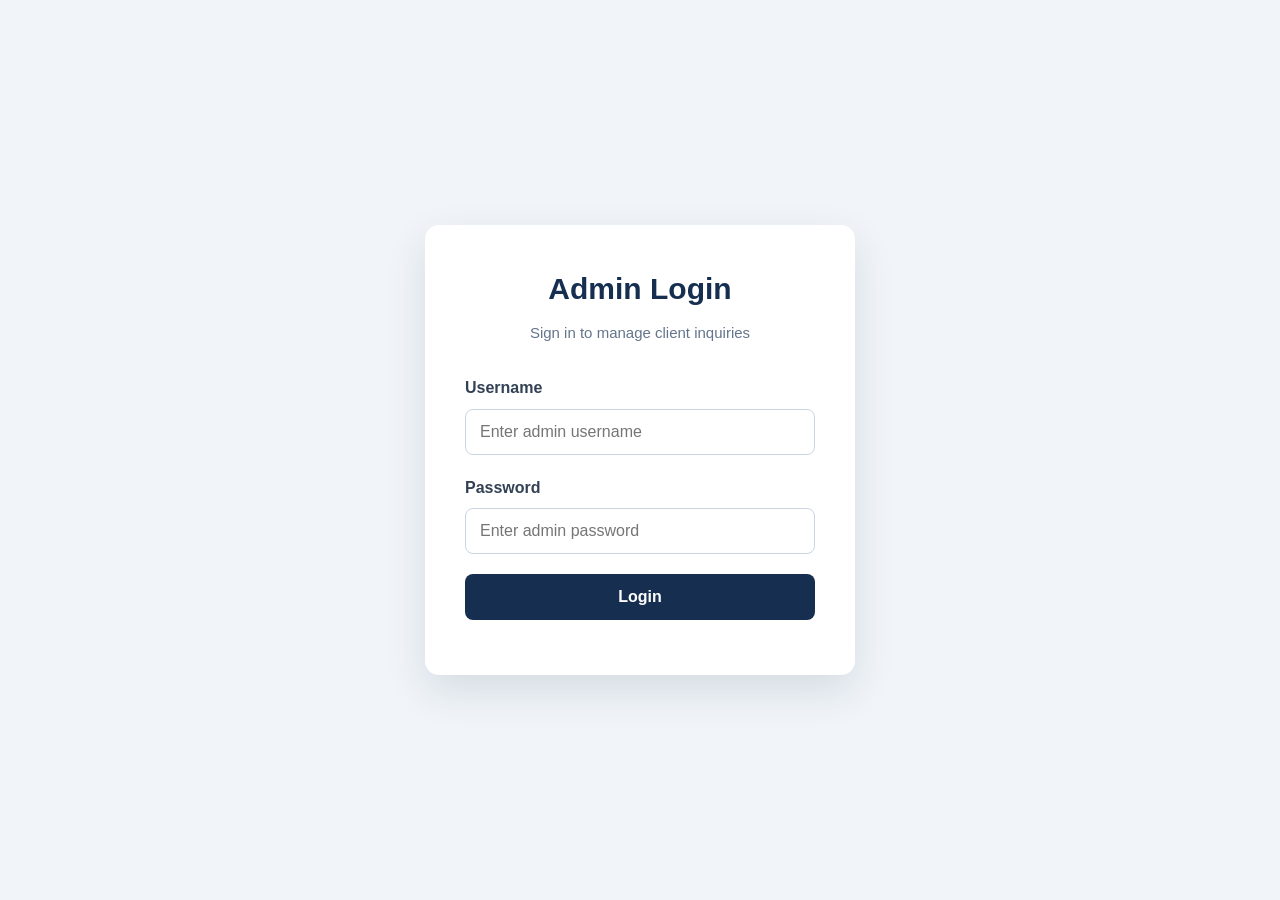
<file: admin-dashboard.html>
<!DOCTYPE html>
<html lang="en">
<head>
    <meta charset="UTF-8">

    <meta
        name="viewport"
        content="width=device-width, initial-scale=1.0"
    >

    <title>Admin Dashboard | Personal Website</title>

    <link
        rel="stylesheet"
        href="admin.css"
    >
</head>

<body>

    <!-- =====================================================
         ADMIN HEADER
    ====================================================== -->

    <header class="admin-header">

        <div class="admin-header-content">

            <div>
                <h1>Admin Dashboard</h1>
                <p>Personal Website Administration</p>
            </div>

            <button
                id="logoutButton"
                type="button"
            >
                Logout
            </button>

        </div>

    </header>


    <!-- =====================================================
         DASHBOARD
    ====================================================== -->

    <main class="admin-dashboard">

        <!-- Welcome Section -->

        <section class="dashboard-welcome">

            <h2>Welcome, Administrator</h2>

            <p>
                You are successfully logged in to the
                personal website administration area.
            </p>

        </section>


        <!-- Client Inquiries -->

        <section class="dashboard-card">

            <div class="dashboard-card-header">

                <div>
                    <h2>Client Inquiries</h2>

                    <p id="dashboardMessage">
                        Loading inquiries...
                    </p>
                </div>

            </div>


            <!--
                JavaScript will automatically insert
                the dashboard summary here.
            -->


            <div id="inquiriesContainer">

                <p>
                    Loading client inquiries...
                </p>

            </div>

        </section>

    </main>


    <!-- =====================================================
         ADMIN DASHBOARD JAVASCRIPT
    ====================================================== -->

    <script src="admin-dashboard.js"></script>

</body>
</html>
</file>
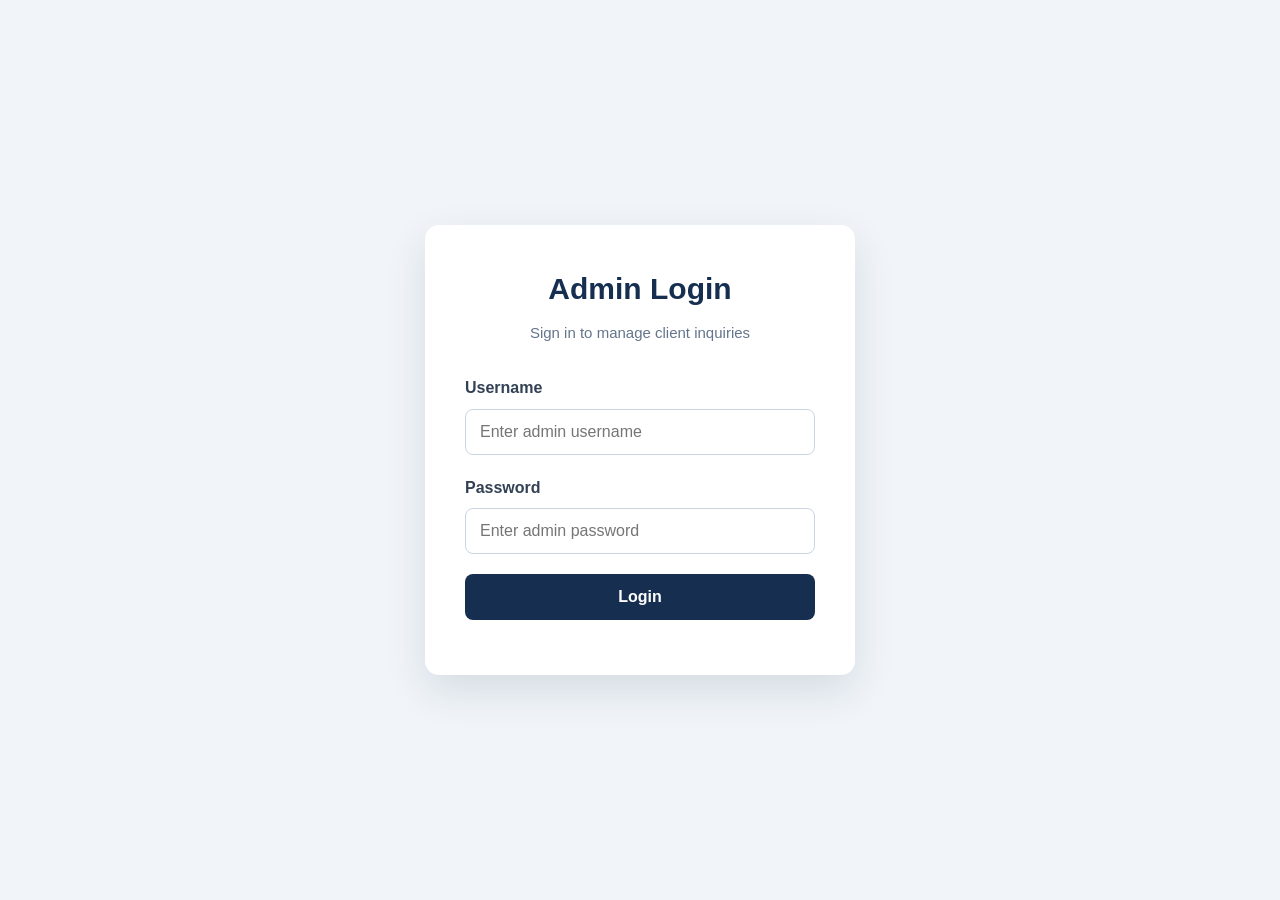
<file: admin.html>
<!DOCTYPE html>
<html lang="en">
<head>
    <meta charset="UTF-8">
    <meta name="viewport" content="width=device-width, initial-scale=1.0">

    <title>Admin Login | Personal Website</title>

    <link rel="stylesheet" href="admin.css">
</head>

<body>

    <main class="login-page">

        <div class="login-card">

            <div class="login-header">
                <h1>Admin Login</h1>
                <p>Sign in to manage client inquiries</p>
            </div>

            <form id="adminLoginForm">

                <div class="form-group">
                    <label for="username">Username</label>

                    <input
                        type="text"
                        id="username"
                        name="username"
                        placeholder="Enter admin username"
                        required
                        autocomplete="username"
                    >
                </div>

                <div class="form-group">
                    <label for="password">Password</label>

                    <input
                        type="password"
                        id="password"
                        name="password"
                        placeholder="Enter admin password"
                        required
                        autocomplete="current-password"
                    >
                </div>

                <button type="submit" id="loginButton">
                    Login
                </button>

                <p id="loginMessage" class="login-message"></p>

            </form>

        </div>

    </main>

    <script src="admin.js"></script>

</body>
</html>
</file>
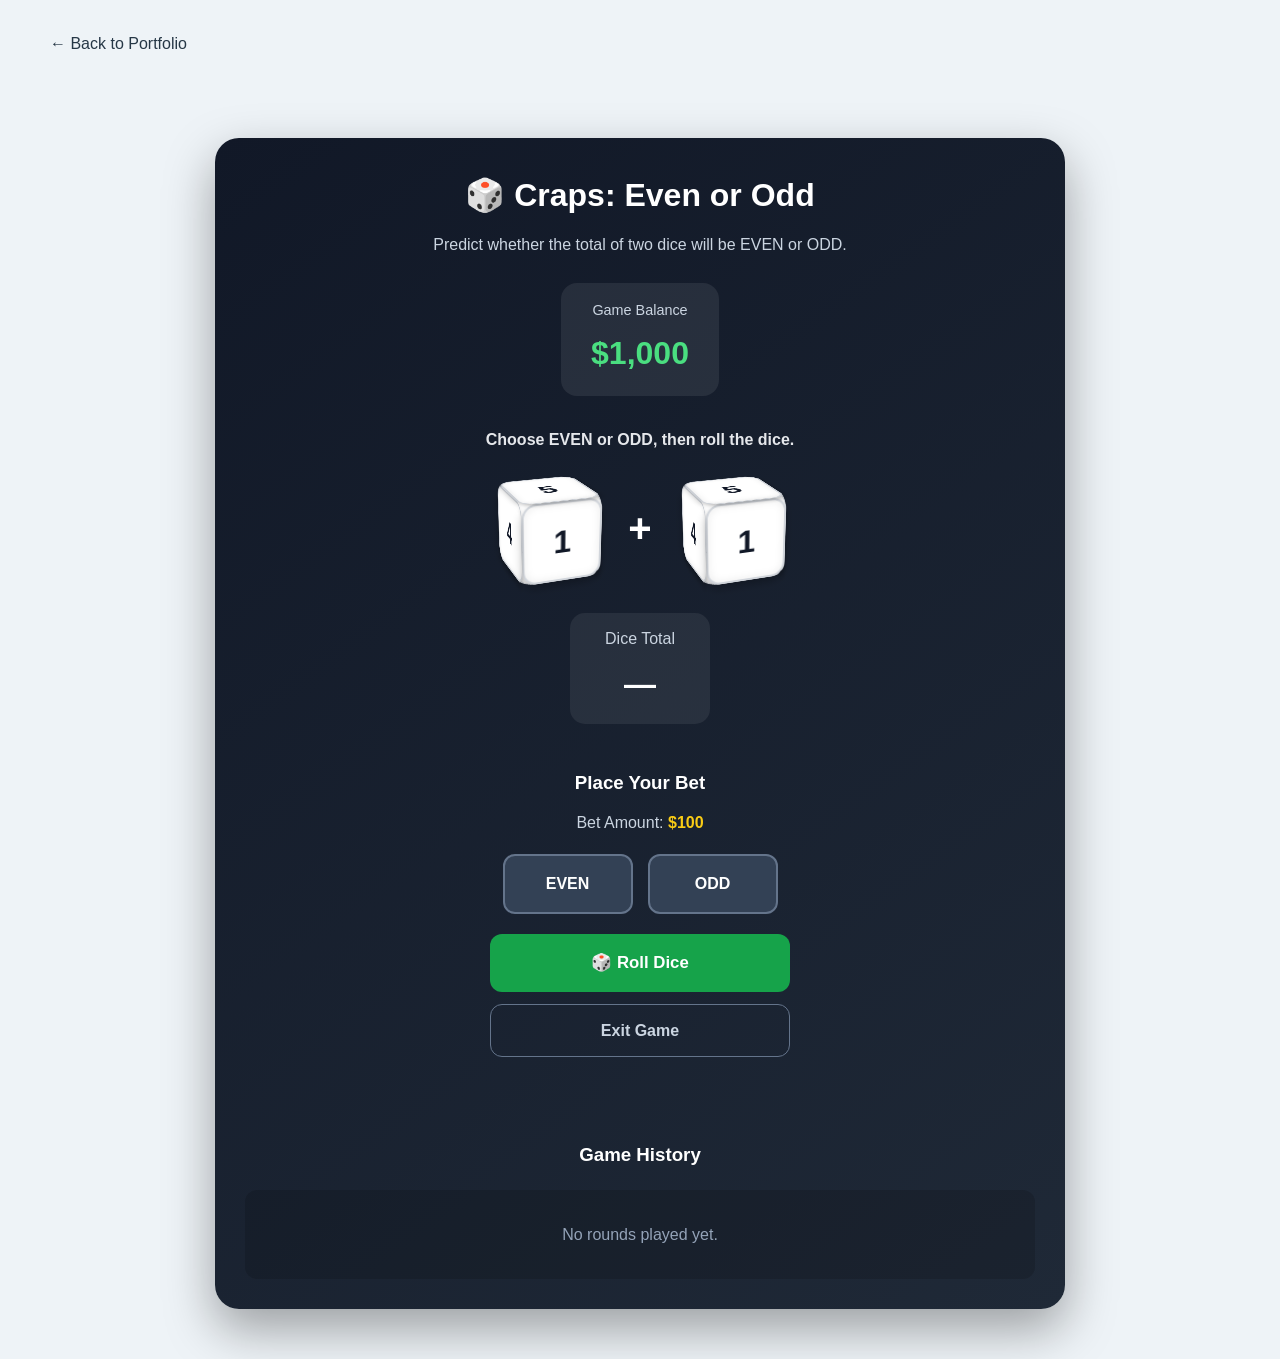
<file: crapsgame.html>
<!DOCTYPE html>
<html lang="en">
<head>
    <meta charset="UTF-8">
    <meta name="viewport" content="width=device-width, initial-scale=1.0">
    <title>Craps Game - Engr. Anayo Portfolio</title>
    <!-- Link to your game stylesheet -->
    <link rel="stylesheet" href="crapsgame.css">
    <!-- Link to your main site styles if you want header/nav consistency -->
    <link rel="stylesheet" href="style.css">
</head>
<body>

    <!-- Header Navigation -->
    <header>
        <div class="nav-container">
            <a href="index.html" class="logo">← Back to Portfolio</a>
        </div>
    </header>

    <!-- Main Game Section -->
    <main>
        <section class="craps-game" id="craps-game">

            <div class="craps-header">
                <h2>🎲 Craps: Even or Odd</h2>
                <p>
                    Predict whether the total of two dice will be
                    EVEN or ODD.
                </p>
            </div>

            <!-- Balance -->
            <div class="craps-bankroll">
                <span>Game Balance</span>
                <strong id="craps-balance">$1,000</strong>
            </div>

            <!-- Status -->
            <div class="craps-game-status" id="craps-status">
                Choose EVEN or ODD, then roll the dice.
            </div>

            <!-- Dice -->
            <div class="craps-dice-area">

                <div class="craps-die-wrapper">
                    <div class="craps-die" id="craps-die-1">
                        <div class="die-face front">1</div>
                        <div class="die-face back">6</div>
                        <div class="die-face right">3</div>
                        <div class="die-face left">4</div>
                        <div class="die-face top">5</div>
                        <div class="die-face bottom">2</div>
                    </div>
                </div>

                <div class="craps-plus">+</div>

                <div class="craps-die-wrapper">
                    <div class="craps-die" id="craps-die-2">
                        <div class="die-face front">1</div>
                        <div class="die-face back">6</div>
                        <div class="die-face right">3</div>
                        <div class="die-face left">4</div>
                        <div class="die-face top">5</div>
                        <div class="die-face bottom">2</div>
                    </div>
                </div>

            </div>

            <!-- Total -->
            <div class="craps-result">
                <span>Dice Total</span>
                <strong id="craps-total">—</strong>
            </div>

            <!-- Betting -->
            <div class="craps-bet-section">
                <h3>Place Your Bet</h3>
                <div class="craps-bet-amount">
                    Bet Amount:
                    <strong>$100</strong>
                </div>

                <!-- EVEN / ODD -->
                <div class="craps-choice-buttons">
                    <button type="button" class="craps-choice" id="craps-even-btn" data-choice="even">
                        EVEN
                    </button>
                    <button type="button" class="craps-choice" id="craps-odd-btn" data-choice="odd">
                        ODD
                    </button>
                </div>

                <!-- Roll -->
                <button type="button" id="craps-roll-btn" class="craps-roll-button">
                    🎲 Roll Dice
                </button>

                <!-- Exit -->
                <button type="button" id="craps-exit-btn" class="craps-exit-button">
                    Exit Game
                </button>
            </div>

            <!-- Result message -->
            <div class="craps-message" id="craps-message"></div>

            <!-- History -->
            <div class="craps-history-container">
                <h3>Game History</h3>
                <div id="craps-history" class="craps-history">
                    <p class="craps-empty-history">
                        No rounds played yet.
                    </p>
                </div>
            </div>

        </section>
    </main>

    <!-- Link to your game script -->
    <script src="crapsgame.js"></script>
</body>
</html>
</file>
<file: admin.css>
/* =========================================================
   ADMIN GLOBAL STYLES
========================================================= */

* {
    box-sizing: border-box;
    margin: 0;
    padding: 0;
}

:root {
    --primary: #162f50;
    --primary-dark: #0e223a;
    --primary-light: #24486f;
    --accent: #d4a12c;
    --accent-light: #e6bd55;

    --background: #f1f5f9;
    --surface: #ffffff;
    --surface-soft: #f8fafc;

    --text: #1e293b;
    --text-light: #64748b;
    --border: #dce3e9;

    --success: #299b62;
    --danger: #dc3545;

    --shadow-sm:
        0 3px 10px rgba(20, 42, 66, 0.07);

    --shadow-md:
        0 8px 24px rgba(20, 42, 66, 0.10);

    --shadow-lg:
        0 16px 40px rgba(20, 42, 66, 0.12);

    --radius: 12px;
}

html {
    scroll-behavior: smooth;
}

body {
    font-family:
        "Segoe UI",
        Tahoma,
        Geneva,
        Verdana,
        sans-serif;

    background: var(--background);
    color: var(--text);

    min-height: 100vh;
    line-height: 1.6;
}


/* =========================================================
   LOGIN PAGE
========================================================= */

.login-page {
    min-height: 100vh;

    display: flex;
    justify-content: center;
    align-items: center;

    padding: 20px;
}

.login-card {
    width: 100%;
    max-width: 430px;

    background: var(--surface);

    padding: 40px;

    border-radius: 14px;

    box-shadow: var(--shadow-lg);
}

.login-header {
    text-align: center;
    margin-bottom: 30px;
}

.login-header h1 {
    font-size: 30px;
    margin-bottom: 8px;
    color: var(--primary);
}

.login-header p {
    color: var(--text-light);
    font-size: 15px;
}

.form-group {
    margin-bottom: 20px;
}

.form-group label {
    display: block;

    margin-bottom: 8px;

    font-weight: 600;

    color: #334155;
}

.form-group input {
    width: 100%;

    padding: 13px 14px;

    border:
        1px solid #cbd5e1;

    border-radius: 8px;

    font-size: 16px;

    outline: none;

    background: #ffffff;

    color: var(--text);
}

.form-group input:focus {
    border-color: var(--accent);

    box-shadow:
        0 0 0 3px rgba(212, 161, 44, 0.15);
}

#loginButton {
    width: 100%;

    padding: 14px;

    border: none;

    border-radius: 8px;

    background: var(--primary);

    color: #ffffff;

    font-size: 16px;

    font-weight: 600;

    cursor: pointer;

    transition:
        background-color 0.2s ease,
        transform 0.2s ease;
}

#loginButton:hover {
    background: var(--primary-light);

    transform: translateY(-1px);
}

#loginButton:disabled {
    opacity: 0.7;

    cursor: not-allowed;

    transform: none;
}

.login-message {
    margin-top: 15px;

    text-align: center;

    font-size: 14px;
}


/* =========================================================
   ADMIN HEADER
========================================================= */

.admin-header {
    position: sticky;

    top: 0;

    z-index: 1000;

    background: var(--primary);

    color: #ffffff;

    box-shadow:
        0 3px 15px rgba(0, 0, 0, 0.15);
}

.admin-header-content {
    width: min(100% - 32px, 1180px);

    min-height: 76px;

    margin: 0 auto;

    display: flex;

    align-items: center;

    justify-content: space-between;

    gap: 20px;
}

.admin-header h1 {
    font-size: 1.5rem;

    line-height: 1.2;

    color: #ffffff;
}

#logoutButton {
    border: 1px solid rgba(255, 255, 255, 0.4);

    background: transparent;

    color: #ffffff;

    padding: 9px 18px;

    border-radius: 7px;

    font-weight: 700;

    cursor: pointer;

    transition:
        background-color 0.2s ease,
        border-color 0.2s ease;
}

#logoutButton:hover {
    background: rgba(255, 255, 255, 0.10);

    border-color: var(--accent-light);
}


/* =========================================================
   ADMIN DASHBOARD
========================================================= */

.admin-dashboard {
    width: min(100% - 32px, 1180px);

    margin: 40px auto 60px;
}


/* =========================================================
   DASHBOARD WELCOME
========================================================= */

.dashboard-welcome {
    margin-bottom: 28px;
}

.dashboard-welcome h2 {
    color: var(--primary);

    font-size: clamp(1.7rem, 4vw, 2.2rem);

    margin-bottom: 8px;
}

.dashboard-welcome p {
    color: var(--text-light);

    font-size: 1rem;
}


/* =========================================================
   DASHBOARD CARD
========================================================= */

.dashboard-card {
    background: var(--surface);

    border:
        1px solid var(--border);

    border-radius: var(--radius);

    padding: 30px;

    box-shadow: var(--shadow-md);
}

.dashboard-card > h2 {
    color: var(--primary);

    font-size: 1.4rem;

    margin-bottom: 8px;
}

#dashboardMessage {
    color: var(--text-light);

    font-size: 0.92rem;

    margin-bottom: 22px;
}


/* =========================================================
   INQUIRIES CONTAINER
========================================================= */

#inquiriesContainer {
    display: flex;

    flex-direction: column;

    gap: 20px;
}


/* =========================================================
   INQUIRY CARD
========================================================= */

.inquiry-card {
    background: var(--surface);

    border:
        1px solid var(--border);

    border-left:
        5px solid var(--accent);

    border-radius: 10px;

    padding: 24px;

    box-shadow: var(--shadow-sm);

    transition:
        box-shadow 0.2s ease,
        transform 0.2s ease;
}

.inquiry-card:hover {
    box-shadow: var(--shadow-md);

    transform: translateY(-2px);
}


/* =========================================================
   INQUIRY HEADER
========================================================= */

.inquiry-header {
    display: flex;

    align-items: flex-start;

    justify-content: space-between;

    gap: 20px;

    padding-bottom: 17px;

    margin-bottom: 18px;

    border-bottom:
        1px solid var(--border);
}

.inquiry-header h3 {
    color: var(--primary);

    font-size: 1.2rem;

    line-height: 1.35;

    margin-bottom: 5px;
}

.inquiry-date {
    color: var(--text-light);

    font-size: 0.78rem;
}


/* =========================================================
   INQUIRY STATUS BADGE
========================================================= */

.inquiry-status {
    display: inline-flex;

    align-items: center;

    justify-content: center;

    min-width: 90px;

    padding: 6px 11px;

    border-radius: 20px;

    background: #edf7f1;

    color: #267a50;

    font-size: 0.75rem;

    font-weight: 700;

    text-transform: capitalize;

    white-space: nowrap;
}


/* =========================================================
   INQUIRY DETAILS
========================================================= */

.inquiry-details {
    display: grid;

    grid-template-columns:
        repeat(2, minmax(0, 1fr));

    gap: 12px 24px;

    margin-bottom: 22px;
}

.inquiry-details p {
    color: var(--text-light);

    font-size: 0.9rem;

    line-height: 1.55;

    overflow-wrap: anywhere;
}

.inquiry-details p:last-child {
    grid-column: 1 / -1;
}

.inquiry-details strong {
    color: var(--primary);

    font-weight: 700;
}


/* =========================================================
   INQUIRY ACTIONS
========================================================= */

.inquiry-actions {
    display: flex;

    align-items: center;

    flex-wrap: wrap;

    gap: 10px;

    padding-top: 18px;

    border-top:
        1px solid var(--border);
}

.inquiry-actions label {
    color: var(--primary);

    font-size: 0.85rem;

    font-weight: 700;
}


/* =========================================================
   STATUS SELECT
========================================================= */

.status-select {
    min-width: 150px;

    padding: 9px 12px;

    border:
        1px solid var(--border);

    border-radius: 7px;

    background: #ffffff;

    color: var(--text);

    font-size: 0.88rem;

    cursor: pointer;

    outline: none;
}

.status-select:focus {
    border-color: var(--accent);

    box-shadow:
        0 0 0 3px rgba(212, 161, 44, 0.15);
}


/* =========================================================
   DELETE BUTTON
========================================================= */

.delete-inquiry-btn {
    padding: 9px 16px;

    border: none;

    border-radius: 7px;

    background: var(--danger);

    color: #ffffff;

    font-size: 0.85rem;

    font-weight: 700;

    cursor: pointer;

    transition:
        background-color 0.2s ease,
        transform 0.2s ease;
}

.delete-inquiry-btn:hover {
    background: #b02a37;

    transform: translateY(-1px);
}


/* =========================================================
   NO INQUIRIES
========================================================= */

.no-inquiries {
    padding: 35px 20px;

    text-align: center;

    background: var(--surface-soft);

    border:
        1px dashed var(--border);

    border-radius: 9px;
}

.no-inquiries p {
    color: var(--text-light);

    font-size: 0.95rem;
}


/* =========================================================
   TABLET
========================================================= */

@media (max-width: 800px) {

    .admin-header-content {
        min-height: 70px;
    }

    .admin-dashboard {
        margin-top: 30px;
    }

    .dashboard-card {
        padding: 24px;
    }

    .inquiry-details {
        grid-template-columns: 1fr;
    }

    .inquiry-details p:last-child {
        grid-column: auto;
    }
}


/* =========================================================
   MOBILE
========================================================= */

@media (max-width: 600px) {

    .admin-header-content {
        width: min(100% - 20px, 600px);

        min-height: auto;

        padding: 14px 0;

        align-items: center;
    }

    .admin-header h1 {
        font-size: 1.15rem;
    }

    #logoutButton {
        padding: 8px 12px;

        font-size: 0.82rem;
    }

    .admin-dashboard {
        width: min(100% - 20px, 600px);

        margin:
            25px auto
            40px;
    }

    .dashboard-welcome {
        margin-bottom: 22px;
    }

    .dashboard-welcome h2 {
        font-size: 1.55rem;
    }

    .dashboard-welcome p {
        font-size: 0.9rem;
    }

    .dashboard-card {
        padding: 18px;

        border-radius: 10px;
    }

    .dashboard-card > h2 {
        font-size: 1.2rem;
    }

    .inquiry-card {
        padding: 18px;

        border-left-width: 4px;
    }

    .inquiry-header {
        flex-direction: column;

        gap: 10px;
    }

    .inquiry-header h3 {
        font-size: 1.05rem;
    }

    .inquiry-status {
        align-self: flex-start;
    }

    .inquiry-details {
        display: flex;

        flex-direction: column;

        gap: 10px;
    }

    .inquiry-details p {
        font-size: 0.86rem;
    }

    .inquiry-actions {
        align-items: stretch;

        flex-direction: column;
    }

    .inquiry-actions label {
        margin-bottom: -3px;
    }

    .status-select,
    .delete-inquiry-btn {
        width: 100%;
    }
}
</file>
<file: crapsgame.css>
/* =====================================================
    CRAPS GAME
    ===================================================== */

.craps-game {
    width: min(95%, 850px);
    margin: 50px auto;
    padding: 30px;
    box-sizing: border-box;

    border-radius: 24px;

    background:
        linear-gradient(
            145deg,
            #111827,
            #1f2937
        );

    color: #ffffff;

    text-align: center;

    box-shadow:
        0 20px 50px
        rgba(0, 0, 0, 0.35);
}


/* =====================================================
   HEADER
   ===================================================== */

.craps-header h2 {
    margin: 0 0 10px;

    font-size: 2rem;
}

.craps-header p {
    max-width: 650px;

    margin:
        0 auto 25px;

    color: #cbd5e1;

    line-height: 1.6;
}


/* =====================================================
   BALANCE
   ===================================================== */

.craps-bankroll {
    display: inline-flex;

    flex-direction: column;

    gap: 4px;

    padding:
        15px 30px;

    margin-bottom: 20px;

    border-radius: 16px;

    background:
        rgba(255, 255, 255, 0.08);
}

.craps-bankroll span {
    font-size: 0.9rem;

    color: #cbd5e1;
}

.craps-bankroll strong {
    font-size: 2rem;

    color: #4ade80;
}


/* =====================================================
   STATUS
   ===================================================== */

.craps-game-status {
    min-height: 25px;

    margin:
        10px auto 25px;

    color: #e5e7eb;

    font-weight: 600;
}


/* =====================================================
   DICE AREA
   ===================================================== */

.craps-dice-area {
    display: flex;

    align-items: center;

    justify-content: center;

    gap: 35px;

    margin: 30px auto;

    perspective: 800px;
}

.craps-die-wrapper {
    width: 90px;
    height: 90px;

    perspective: 600px;
}

.craps-die {
    position: relative;

    width: 80px;
    height: 80px;

    margin: 5px;

    transform-style: preserve-3d;

    transform:
        rotateX(-20deg)
        rotateY(20deg);
}

.die-face {
    position: absolute;

    width: 80px;
    height: 80px;

    display: flex;

    align-items: center;
    justify-content: center;

    background: #ffffff;

    color: #111827;

    border:
        2px solid #d1d5db;

    border-radius: 14px;

    font-size: 2rem;

    font-weight: 800;

    box-shadow:
        inset 0 0 10px
        rgba(0, 0, 0, 0.08),

        0 5px 10px
        rgba(0, 0, 0, 0.25);
}


/* Cube faces */

.front {
    transform:
        translateZ(40px);
}

.back {
    transform:
        rotateY(180deg)
        translateZ(40px);
}

.right {
    transform:
        rotateY(90deg)
        translateZ(40px);
}

.left {
    transform:
        rotateY(-90deg)
        translateZ(40px);
}

.top {
    transform:
        rotateX(90deg)
        translateZ(40px);
}

.bottom {
    transform:
        rotateX(-90deg)
        translateZ(40px);
}


/* Plus sign */

.craps-plus {
    font-size: 2.5rem;

    font-weight: bold;
}


/* =====================================================
   ROLL ANIMATION
   ===================================================== */

.craps-die.rolling {
    animation:
        crapsRoll 1s
        ease-in-out;
}

@keyframes crapsRoll {

    0% {
        transform:
            rotateX(0deg)
            rotateY(0deg)
            rotateZ(0deg);
    }

    25% {
        transform:
            rotateX(180deg)
            rotateY(220deg)
            rotateZ(90deg);
    }

    50% {
        transform:
            rotateX(360deg)
            rotateY(440deg)
            rotateZ(180deg);
    }

    75% {
        transform:
            rotateX(540deg)
            rotateY(660deg)
            rotateZ(270deg);
    }

    100% {
        transform:
            rotateX(720deg)
            rotateY(720deg)
            rotateZ(360deg);
    }
}


/* =====================================================
   TOTAL
   ===================================================== */

.craps-result {
    display: inline-flex;

    flex-direction: column;

    gap: 5px;

    margin:
        10px auto 25px;

    padding:
        12px 35px;

    border-radius: 15px;

    background:
        rgba(255, 255, 255, 0.07);
}

.craps-result span {
    color: #cbd5e1;
}

.craps-result strong {
    font-size: 2rem;
}


/* =====================================================
   BET SECTION
   ===================================================== */

.craps-bet-section {
    margin-top: 10px;
}

.craps-bet-section h3 {
    margin-bottom: 10px;
}

.craps-bet-amount {
    margin-bottom: 18px;

    color: #cbd5e1;
}

.craps-bet-amount strong {
    color: #facc15;
}


/* =====================================================
   EVEN / ODD BUTTONS
   ===================================================== */

.craps-choice-buttons {
    display: flex;

    justify-content: center;

    gap: 15px;

    margin-bottom: 20px;
}

.craps-choice {
    min-width: 130px;

    padding:
        14px 25px;

    border:
        2px solid #64748b;

    border-radius: 12px;

    background: #334155;

    color: white;

    cursor: pointer;

    font-weight: 800;

    font-size: 1rem;

    transition:
        0.2s ease;
}

.craps-choice:hover {
    transform:
        translateY(-2px);

    background: #475569;
}

.craps-choice.selected {
    border-color: #facc15;

    background: #854d0e;

    box-shadow:
        0 0 18px
        rgba(250, 204, 21, 0.25);
}


/* =====================================================
   ROLL BUTTON
   ===================================================== */

.craps-roll-button {
    width:
        min(100%, 300px);

    padding:
        15px 25px;

    border: none;

    border-radius: 12px;

    background: #16a34a;

    color: white;

    cursor: pointer;

    font-size: 1.05rem;

    font-weight: 800;

    transition:
        0.2s ease;
}

.craps-roll-button:hover {
    background: #15803d;

    transform:
        translateY(-2px);
}

.craps-roll-button:disabled {
    opacity: 0.5;

    cursor: not-allowed;

    transform: none;
}


/* =====================================================
   EXIT BUTTON
   ===================================================== */

.craps-exit-button {
    display: block;

    width:
        min(100%, 300px);

    margin:
        12px auto 0;

    padding:
        12px 20px;

    border:
        1px solid #64748b;

    border-radius: 12px;

    background: transparent;

    color: #cbd5e1;

    cursor: pointer;

    font-weight: 700;
}

.craps-exit-button:hover {
    background:
        rgba(255, 255, 255, 0.08);
}


/* =====================================================
   MESSAGES
   ===================================================== */

.craps-message {
    min-height: 30px;

    margin-top: 22px;

    font-size: 1.1rem;

    font-weight: 800;
}

.craps-message.win {
    color: #4ade80;
}

.craps-message.loss {
    color: #f87171;
}

.craps-message.info {
    color: #facc15;
}


/* =====================================================
   HISTORY
   ===================================================== */

.craps-history-container {
    margin-top: 30px;

    text-align: left;
}

.craps-history-container h3 {
    text-align: center;
}

.craps-history {
    max-height: 250px;

    overflow-y: auto;

    border-radius: 12px;

    background:
        rgba(0, 0, 0, 0.15);
}

.craps-history-row {
    display: grid;

    grid-template-columns:
        50px 1fr 1fr 1fr;

    gap: 10px;

    padding: 12px;

    border-bottom:
        1px solid
        rgba(255, 255, 255, 0.08);

    font-size: 0.9rem;
}

.craps-history-row.win {
    color: #4ade80;
}

.craps-history-row.loss {
    color: #f87171;
}

.craps-empty-history {
    padding: 15px;

    text-align: center;

    color: #94a3b8;
}


/* =====================================================
   GAME OVER
   ===================================================== */

.craps-game.game-over {
    opacity: 0.95;
}

.craps-game.game-over
.craps-roll-button {
    background: #475569;
}


/* =====================================================
   MOBILE
   ===================================================== */

@media (max-width: 600px) {

    .craps-game {
        padding:
            20px 15px;

        margin:
            30px auto;
    }

    .craps-header h2 {
        font-size: 1.5rem;
    }

    .craps-dice-area {
        gap: 15px;
    }

    .craps-die-wrapper {
        width: 75px;
        height: 75px;
    }

    .craps-die {
        width: 65px;
        height: 65px;
    }

    .die-face {
        width: 65px;
        height: 65px;

        font-size: 1.5rem;
    }

    .front {
        transform:
            translateZ(32.5px);
    }

    .back {
        transform:
            rotateY(180deg)
            translateZ(32.5px);
    }

    .right {
        transform:
            rotateY(90deg)
            translateZ(32.5px);
    }

    .left {
        transform:
            rotateY(-90deg)
            translateZ(32.5px);
    }

    .top {
        transform:
            rotateX(90deg)
            translateZ(32.5px);
    }

    .bottom {
        transform:
            rotateX(-90deg)
            translateZ(32.5px);
    }

    .craps-plus {
        font-size: 1.8rem;
    }

    .craps-choice-buttons {
        flex-direction: column;

        align-items: center;
    }

    .craps-choice {
        width:
            min(100%, 300px);
    }

    .craps-history-row {
        grid-template-columns:
            35px 1fr 1fr;

        font-size: 0.8rem;
    }
}
</file>
<file: style.css>
/* =========================================================
   GLOBAL DESIGN SYSTEM
========================================================= */

:root {
    --primary: #162f50;
    --primary-dark: #0e223a;
    --primary-light: #24486f;

    --accent: #d4a12c;
    --accent-dark: #b78318;
    --accent-light: #e6bd55;

    --background: #eef3f7;
    --surface: #ffffff;
    --surface-soft: #f6f8fa;

    --text: #263746;
    --text-light: #5d6b78;
    --text-muted: #71808e;

    --border: #dce3e9;

    --success: #299b62;

    --shadow-sm:
        0 3px 10px rgba(20, 42, 66, 0.07);

    --shadow-md:
        0 8px 24px rgba(20, 42, 66, 0.10);

    --shadow-lg:
        0 16px 40px rgba(20, 42, 66, 0.12);

    --radius: 12px;

    --max-width: 1180px;
}


/* =========================================================
   RESET
========================================================= */

*,
*::before,
*::after {
    box-sizing: border-box;
}

html {
    scroll-behavior: smooth;
    scroll-padding-top: 110px;
}

body {
    margin: 0;
    padding: 0;

    font-family:
        "Segoe UI",
        Tahoma,
        Geneva,
        Verdana,
        sans-serif;

    background: var(--background);
    color: var(--text);

    line-height: 1.7;

    min-width: 320px;
}

img {
    max-width: 100%;
    display: block;
}

a {
    color: inherit;
}

button,
input,
select,
textarea {
    font: inherit;
}


/* =========================================================
   HEADER
========================================================= */

.site-header {
    position: sticky;
    top: 0;
    z-index: 1000;

    background: rgba(22, 47, 80, 0.98);

    color: #ffffff;

    box-shadow:
        0 3px 15px rgba(0, 0, 0, 0.15);

    backdrop-filter: blur(8px);
}

.nav-container {
    width: min(100% - 32px, var(--max-width));

    margin: 0 auto;

    min-height: 88px;

    display: flex;
    align-items: center;
    justify-content: space-between;

    gap: 30px;
}

.logo {
    display: flex;
    align-items: center;

    flex-shrink: 0;

    text-decoration: none;
}

.logo img {
    width: auto;
    height: 62px;

    object-fit: contain;
}


/* =========================================================
   NAVIGATION
========================================================= */

.main-nav {
    flex: 1;

    display: flex;
    justify-content: flex-end;
}

.main-nav ul {
    display: flex;
    align-items: center;
    justify-content: flex-end;

    flex-wrap: wrap;

    list-style: none;

    margin: 0;
    padding: 0;

    gap: 8px;
}

.main-nav a {
    display: block;

    padding: 10px 13px;

    color: #ffffff;

    text-decoration: none;

    font-size: 0.98rem;
    font-weight: 600;

    border-radius: 7px;

    white-space: nowrap;

    transition:
        background-color 0.2s ease,
        color 0.2s ease,
        transform 0.2s ease;
}

.main-nav a:hover,
.main-nav a:focus-visible {
    color: var(--accent-light);

    background:
        rgba(255, 255, 255, 0.08);

    transform: translateY(-1px);
}


/* =========================================================
   HERO
========================================================= */

.hero {
    position: relative;

    background:
        linear-gradient(
            135deg,
            rgba(14, 34, 58, 0.97),
            rgba(22, 47, 80, 0.93)
        ),
        url("hero-bg.jpg") center / cover no-repeat;

    color: #ffffff;

    padding:
        72px 20px
        78px;

    text-align: center;
}

.hero-content {
    width: min(100%, 850px);
    margin: 0 auto;
}

.profile-img {
    width: 145px;
    height: 145px;

    margin: 0 auto 24px;

    border-radius: 50%;

    overflow: hidden;

    border: 4px solid var(--accent);

    background: #dce3e9;

    box-shadow:
        0 8px 25px rgba(0, 0, 0, 0.25);
}

.profile-img img {
    width: 100%;
    height: 100%;

    object-fit: cover;
}

.hero-eyebrow {
    margin: 0 0 10px;

    color: var(--accent-light);

    font-size: 0.78rem;

    font-weight: 700;

    letter-spacing: 2px;

    text-transform: uppercase;
}

.hero h1 {
    margin: 0 0 12px;

    color: #ffffff;

    font-size: clamp(2rem, 5vw, 3.4rem);

    line-height: 1.15;
}

.hero-description {
    max-width: 720px;

    margin: 0 auto 28px;

    color: #e7edf3;

    font-size: clamp(1rem, 2vw, 1.2rem);

    line-height: 1.7;
}

.hero-actions {
    display: flex;

    justify-content: center;

    flex-wrap: wrap;

    gap: 12px;
}


/* =========================================================
   BUTTONS
========================================================= */

.btn {
    display: inline-flex;

    align-items: center;
    justify-content: center;

    min-height: 48px;

    padding: 11px 24px;

    border-radius: 7px;

    text-decoration: none;

    font-weight: 700;

    transition:
        transform 0.2s ease,
        background-color 0.2s ease,
        box-shadow 0.2s ease;
}

.btn:hover {
    transform: translateY(-2px);
}

.btn-primary {
    background: var(--accent);

    color: var(--primary-dark);

    box-shadow:
        0 5px 15px rgba(0, 0, 0, 0.15);
}

.btn-primary:hover {
    background: var(--accent-light);
}

.btn-secondary {
    background: transparent;

    color: #ffffff;

    border: 1px solid rgba(255, 255, 255, 0.5);
}

.btn-secondary:hover {
    background: rgba(255, 255, 255, 0.08);
}


/* =========================================================
   CONTACT FORM
========================================================= */

.contact-section {
    width: min(100% - 32px, 850px); 

    margin:
        -25px auto
        40px;

    position: relative;

    z-index: 5;
}

.contact-section-inner {
    background: var(--surface);

    border-radius: var(--radius);

    box-shadow: var(--shadow-lg);

    overflow: hidden;
}

.contact-toggle-btn {
    width: 100%;

    display: flex;

    align-items: center;
    justify-content: space-between;

    gap: 20px;

    padding: 17px 22px;

    border: none;

    background: var(--accent);

    color: var(--primary-dark);

    font-weight: 800;

    font-size: 1rem;

    cursor: pointer;

    text-align: left;

    transition:
        background-color 0.2s ease;
}

.contact-toggle-btn:hover {
    background: var(--accent-light);
}

#toggle-icon {
    font-size: 1.4rem;

    line-height: 1;

    min-width: 24px;

    text-align: center;
}

.contact-form-hidden {
    padding: 28px;

    border-top: 1px solid var(--border);

    background: var(--surface);
}

.contact-form-hidden[hidden] {
    display: none !important;
}

.contact-form-header {
    margin-bottom: 24px;
}

.contact-form-header h2 {
    margin: 0 0 6px;

    color: var(--primary);

    font-size: 1.5rem;
}

.contact-form-header p {
    margin: 0;

    color: var(--text-light);
}

.client-form {
    width: 100%;
}

.form-row {
    display: grid;

    grid-template-columns:
        repeat(2, minmax(0, 1fr));

    gap: 18px;
}

.form-group {
    display: flex;

    flex-direction: column;

    margin-bottom: 18px;
}

.client-form label {
    margin-bottom: 7px;

    color: var(--text);

    font-size: 0.9rem;

    font-weight: 700;
}

.client-form input,
.client-form select,
.client-form textarea {
    width: 100%;

    padding: 12px 13px;

    border:
        1px solid var(--border);

    border-radius: 7px;

    background: #ffffff;

    color: var(--text);

    outline: none;

    transition:
        border-color 0.2s ease,
        box-shadow 0.2s ease;
}

.client-form textarea {
    resize: vertical;

    min-height: 120px;
}

.client-form input:focus,
.client-form select:focus,
.client-form textarea:focus {
    border-color: var(--accent);

    box-shadow:
        0 0 0 3px rgba(212, 161, 44, 0.15);
}

.client-form input::placeholder,
.client-form textarea::placeholder {
    color: #9aa5af;
}

.submit-btn {
    width: 100%;

    padding: 13px 20px;

    border: none;

    border-radius: 7px;

    background: var(--primary);

    color: #ffffff;

    font-weight: 700;

    cursor: pointer;

    transition:
        background-color 0.2s ease,
        transform 0.2s ease;
}

.submit-btn:hover {
    background: var(--primary-light);

    transform: translateY(-1px);
}


/* =========================================================
   MAIN CONTAINER
========================================================= */

.container {
    width: min(100% - 32px, var(--max-width));

    margin:
        40px auto
        60px;

    display: grid;

    grid-template-columns:
        minmax(0, 2fr)
        minmax(260px, 1fr);

    gap: 28px;

    align-items: start;
}

main {
    display: flex;

    flex-direction: column;

    gap: 28px;
}


/* =========================================================
   CARDS
========================================================= */

.card,
.sidebar-card,
.dashboard-container {
    background: var(--surface);

    border:
        1px solid rgba(220, 227, 233, 0.9);

    border-radius: var(--radius);

    box-shadow: var(--shadow-md);
}

.card {
    padding: 34px;
}

.section-heading {
    margin-bottom: 22px;

    padding-bottom: 14px;

    border-bottom:
        2px solid var(--border);
}

.section-label,
.dashboard-label {
    display: block;

    margin-bottom: 5px;

    color: var(--accent-dark);

    font-size: 0.72rem;

    font-weight: 800;

    letter-spacing: 1.5px;

    text-transform: uppercase;
}

.section-heading h2 {
    margin: 0;

    color: var(--primary);

    font-size: clamp(1.65rem, 3vw, 2.1rem);

    line-height: 1.25;
}

.card p {
    margin:
        0 0 16px;

    color: var(--text);

    font-size: 1rem;

    opacity: 1;
}

.card p:last-child {
    margin-bottom: 0;
}

.section-intro {
    color: var(--text-light) !important;

    margin-bottom: 20px !important;
}


/* =========================================================
   SERVICES
========================================================= */

.services-grid {
    display: grid;

    grid-template-columns:
        repeat(2, minmax(0, 1fr));

    gap: 18px;
}

.service-item {
    position: relative;

    padding: 22px;

    background: var(--surface-soft);

    border:
        1px solid var(--border);

    border-left:
        4px solid var(--accent);

    border-radius: 9px;

    transition:
        transform 0.2s ease,
        box-shadow 0.2s ease;
}

.service-item:hover {
    transform: translateY(-3px);

    box-shadow: var(--shadow-sm);
}

.service-number {
    margin-bottom: 8px;

    color: var(--accent-dark);

    font-size: 0.78rem;

    font-weight: 800;

    letter-spacing: 1px;
}

.service-item h3 {
    margin:
        0 0 8px;

    color: var(--primary);

    font-size: 1.05rem;

    line-height: 1.4;
}

.service-item p {
    margin: 0;

    color: var(--text-light);
    font-size: 0.92rem;
}


/* =========================================================
   GALLERY
========================================================= */

.image-gallery {
    display: grid;

    grid-template-columns:
        repeat(2, minmax(0, 1fr));

    gap: 18px;
}

.gallery-box {
    position: relative;

    min-height: 220px;

    overflow: hidden;

    background: #e4eaf0;

    border-radius: 9px;

    border:
        1px solid var(--border);
}

.gallery-box img {
    width: 100%;
    height: 100%;

    min-height: 220px;

    object-fit: cover;

    transition:
        transform 0.3s ease;
}

.gallery-box:hover img {
    transform: scale(1.03);
}


/* =========================================================
   DASHBOARD
========================================================= */

.dashboard-container {
    padding: 28px;

    color: var(--text);
}

.dashboard-header {
    display: flex;

    align-items: center;
    justify-content: space-between;

    gap: 20px;

    padding-bottom: 18px;

    margin-bottom: 22px;

    border-bottom:
        1px solid var(--border);
}

.dashboard-header h3 {
    margin: 0;

    color: var(--primary);

    font-size: 1.3rem;

    line-height: 1.35;
}

.dashboard-badge {
    display: inline-flex;

    align-items: center;

    white-space: nowrap;

    padding: 7px 11px;

    background: #edf7f1;

    color: #267a50;

    border-radius: 20px;

    font-size: 0.75rem;

    font-weight: 700;
}

.status-indicator {
    display: inline-block;

    width: 8px;
    height: 8px;

    margin-right: 7px;

    background: var(--success);

    border-radius: 50%;
}

.dashboard-metrics {
    display: grid;

    grid-template-columns:
        repeat(3, minmax(0, 1fr));

    gap: 14px;

    margin-bottom: 20px;
}

.metric-card {
    padding: 18px;

    background: var(--surface-soft);

    border:
        1px solid var(--border);

    border-radius: 9px;
}

.metric-title {
    color: var(--text-muted);

    font-size: 0.72rem;

    font-weight: 800;

    letter-spacing: 0.5px;

    text-transform: uppercase;
}

.metric-value {
    margin-top: 5px;

    color: var(--primary);

    font-size: 1.55rem;

    font-weight: 800;

    line-height: 1.2;
}

.metric-trend {
    margin-top: 5px;

    color: var(--success);

    font-size: 0.75rem;

    font-weight: 700;
}

.dashboard-workspace {
    display: grid;

    grid-template-columns:
        minmax(0, 2fr)
        minmax(220px, 1fr);

    gap: 16px;
}

.workspace-panel {
    padding: 18px;

    background: var(--surface-soft);

    border:
        1px solid var(--border);

    border-radius: 9px;
}

.workspace-panel h4 {
    margin:
        0 0 10px;

    color: var(--primary);

    font-size: 0.98rem;
}

.workspace-panel p {
    margin:
        0 0 14px;

    color: var(--text-light);

    font-size: 0.88rem;

    line-height: 1.6;
}

.terminal-box {
    padding: 13px;

    overflow-x: auto;

    background: var(--primary-dark);

    color: #ffffff;

    border-radius: 7px;

    font-family:
        Consolas,
        "Courier New",
        monospace;

    font-size: 0.76rem;

    line-height: 1.8;
}

.activity-list {
    list-style: none;

    margin: 0;
    padding: 0;
}

.activity-item {
    display: flex;

    justify-content: space-between;

    gap: 12px;

    padding: 10px 0;

    border-bottom:
        1px solid var(--border);

    color: var(--text);

    font-size: 0.82rem;
}

.activity-item:last-child {
    border-bottom: none;
}

.activity-time {
    color: var(--text-muted);

    white-space: nowrap;
}


/* =========================================================
   SIDEBAR
========================================================= */

aside {
    display: flex;

    flex-direction: column;

    gap: 22px;

    position: sticky;

    top: 110px;
}

.sidebar-card {
    padding: 24px;
}

.sidebar-card h3 {
    margin:
        0 0 17px;

    padding-bottom: 10px;

    color: var(--primary);

    font-size: 1.15rem;

    border-bottom:
        2px solid var(--border);
}

.sidebar-card ul {
    list-style: none;

    margin: 0;
    padding: 0;
}

.sidebar-card li {
    margin-bottom: 10px;
}

.sidebar-card li:last-child {
    margin-bottom: 0;
}

.sidebar-card a {
    color: var(--primary);

    text-decoration: none;

    font-weight: 600;

    transition:
        color 0.2s ease;
}

.sidebar-card a:hover {
    color: var(--accent-dark);
}

.contact-detail {
    display: flex;

    flex-direction: column;

    gap: 3px;

    margin-bottom: 18px;
}

.contact-detail:last-child {
    margin-bottom: 0;
}

.contact-detail strong {
    color: var(--primary);

    font-size: 0.82rem;

    text-transform: uppercase;

    letter-spacing: 0.5px;
}

.contact-detail span,
.contact-detail > a {
    color: var(--text-light);

    font-size: 0.9rem;

    line-height: 1.55;
}

.contact-detail span a {
    display: block;
}


/* =========================================================
   CALL TO ACTION
========================================================= */

.cta-section {
    margin:
        0 16px
        50px;

    padding:
        65px 20px;

    border-radius: var(--radius);

    background:
        linear-gradient(
            135deg,
            var(--primary-dark),
            var(--primary-light)
        );

    color: #ffffff;

    text-align: center;

    box-shadow: var(--shadow-lg);
}

.cta-content {
    width: min(100%, 760px);

    margin: 0 auto;
}

.cta-section .section-label {
    color: var(--accent-light);
}

.cta-section h2 {
    margin:
        5px 0 15px;

    color: #ffffff;

    font-size: clamp(1.7rem, 4vw, 2.4rem);

    line-height: 1.25;
}

.cta-section p {
    margin:
        0 auto
        26px;

    max-width: 650px;

    color: #e4ebf2;

    font-size: 1rem;
}


/* =========================================================
   FOOTER
========================================================= */

footer {
    padding:
        32px 20px;

    background: #0c1d30;

    color: #aebdcb;

    text-align: center;

    font-size: 0.86rem;
}

footer p {
    margin:
        0 0 6px;
}

footer p:last-child {
    margin-bottom: 0;
}


/* =========================================================
   TABLET
========================================================= */

@media (max-width: 900px) {

    .nav-container {
        min-height: 82px;
        gap: 18px;
    }

    .logo img {
        height: 56px;
    }

    .main-nav a {
        padding: 8px 9px;
        font-size: 0.9rem;
    }

    .container {
        grid-template-columns: 1fr;
    }

    aside {
        position: static;

        display: grid;

        grid-template-columns:
            repeat(3, minmax(0, 1fr));

        align-items: start;
    }
}


/* =========================================================
   MOBILE
========================================================= */

@media (max-width: 700px) {

    html {
        scroll-padding-top: 150px;
    }

    .nav-container {
        width: min(100% - 20px, 600px);

        padding:
            10px 0
            12px;

        min-height: auto;

        flex-direction: column;

        gap: 7px;
    }

    .logo img {
        height: 54px;
    }

    .main-nav {
        width: 100%;
        justify-content: center;
    }

    .main-nav ul {
        width: 100%;

        justify-content: center;

        gap: 3px 4px;
    }

    .main-nav a {
        padding:
            7px 8px;

        font-size: 0.84rem;

        border-radius: 5px;
    }


    .hero {
        padding:
            55px 16px
            62px;
    }

    .profile-img {
        width: 120px;
        height: 120px;

        margin-bottom: 18px;
    }

    .hero-eyebrow {
        font-size: 0.68rem;
        letter-spacing: 1.3px;
    }

    .hero h1 {
        font-size: 2rem;
    }

    .hero-description {
        font-size: 0.95rem;
    }

    .hero-actions {
        flex-direction: column;

        align-items: stretch;

        width: min(100%, 330px);

        margin: 0 auto;
    }

    .btn {
        width: 100%;
    }


    .contact-section {
        width: min(100% - 20px, 850px);

        margin:
            -22px auto
            28px;
    }

    .contact-toggle-btn {
        padding:
            15px 17px;

        font-size: 0.92rem;
    }

    .contact-form-hidden {
        padding: 20px 16px;
    }

    .form-row {
        grid-template-columns: 1fr;
        gap: 0;
    }


    .container {
        width: min(100% - 20px, var(--max-width));

        margin:
            28px auto
            40px;

        gap: 20px;
    }

    main {
        gap: 20px;
    }

    .card {
        padding: 24px 18px;

        border-radius: 10px;
    }

    .section-heading {
        margin-bottom: 18px;
    }

    .section-heading h2 {
        font-size: 1.55rem;
    }


    .services-grid {
        grid-template-columns: 1fr;
        gap: 13px;
    }

    .service-item {
        padding: 18px;
    }


    .image-gallery {
        grid-template-columns: 1fr;
        gap: 14px;
    }

    .gallery-box,
    .gallery-box img {
        min-height: 210px;
    }


    .dashboard-container {
        padding: 20px 16px;

        border-radius: 10px;
    }

    .dashboard-header {
        align-items: flex-start;

        flex-direction: column;

        gap: 12px;
    }

    .dashboard-header h3 {
        font-size: 1.1rem;
    }

    .dashboard-badge {
        white-space: normal;
    }

    .dashboard-metrics {
        grid-template-columns: 1fr;
        gap: 10px;
    }

    .dashboard-workspace {
        grid-template-columns: 1fr;
        gap: 12px;
    }

    .workspace-panel {
        padding: 15px;
    }


    aside {
        display: flex;
        flex-direction: column;
        gap: 15px;
    }

    .sidebar-card {
        padding: 20px;
    }


    .cta-section {
        margin:
            0 10px
            35px;

        padding:
            48px 18px;

        border-radius: 10px;
    }

    .cta-section h2 {
        font-size: 1.65rem;
    }

    .cta-section p {
        font-size: 0.92rem;
    }
}


/* =========================================================
   VERY SMALL PHONES
========================================================= */

@media (max-width: 380px) {

    .main-nav a {
        padding:
            6px 6px;

        font-size: 0.77rem;
    }

    .hero h1 {
        font-size: 1.75rem;
    }

    .hero-eyebrow {
        font-size: 0.61rem;
    }

    .card {
        padding:
            21px 15px;
    }

    .contact-form-hidden {
        padding:
            18px 13px;
    }
}


/* =========================================================
   ACCESSIBILITY
========================================================= */

:focus-visible {
    outline:
        3px solid rgba(212, 161, 44, 0.65);

    outline-offset: 3px;
}


/* =========================================================
   REDUCED MOTION
========================================================= */

@media (prefers-reduced-motion: reduce) {

    html {
        scroll-behavior: auto;
    }

    *,
    *::before,
    *::after {
        animation-duration: 0.01ms !important;
        animation-iteration-count: 1 !important;
        transition-duration: 0.01ms !important;
    }
}

/* =========================================================
   CONTACT FORM VISIBILITY
========================================================= */
#contactFormContainer[hidden] {
    display: none !important;
}
</file>
